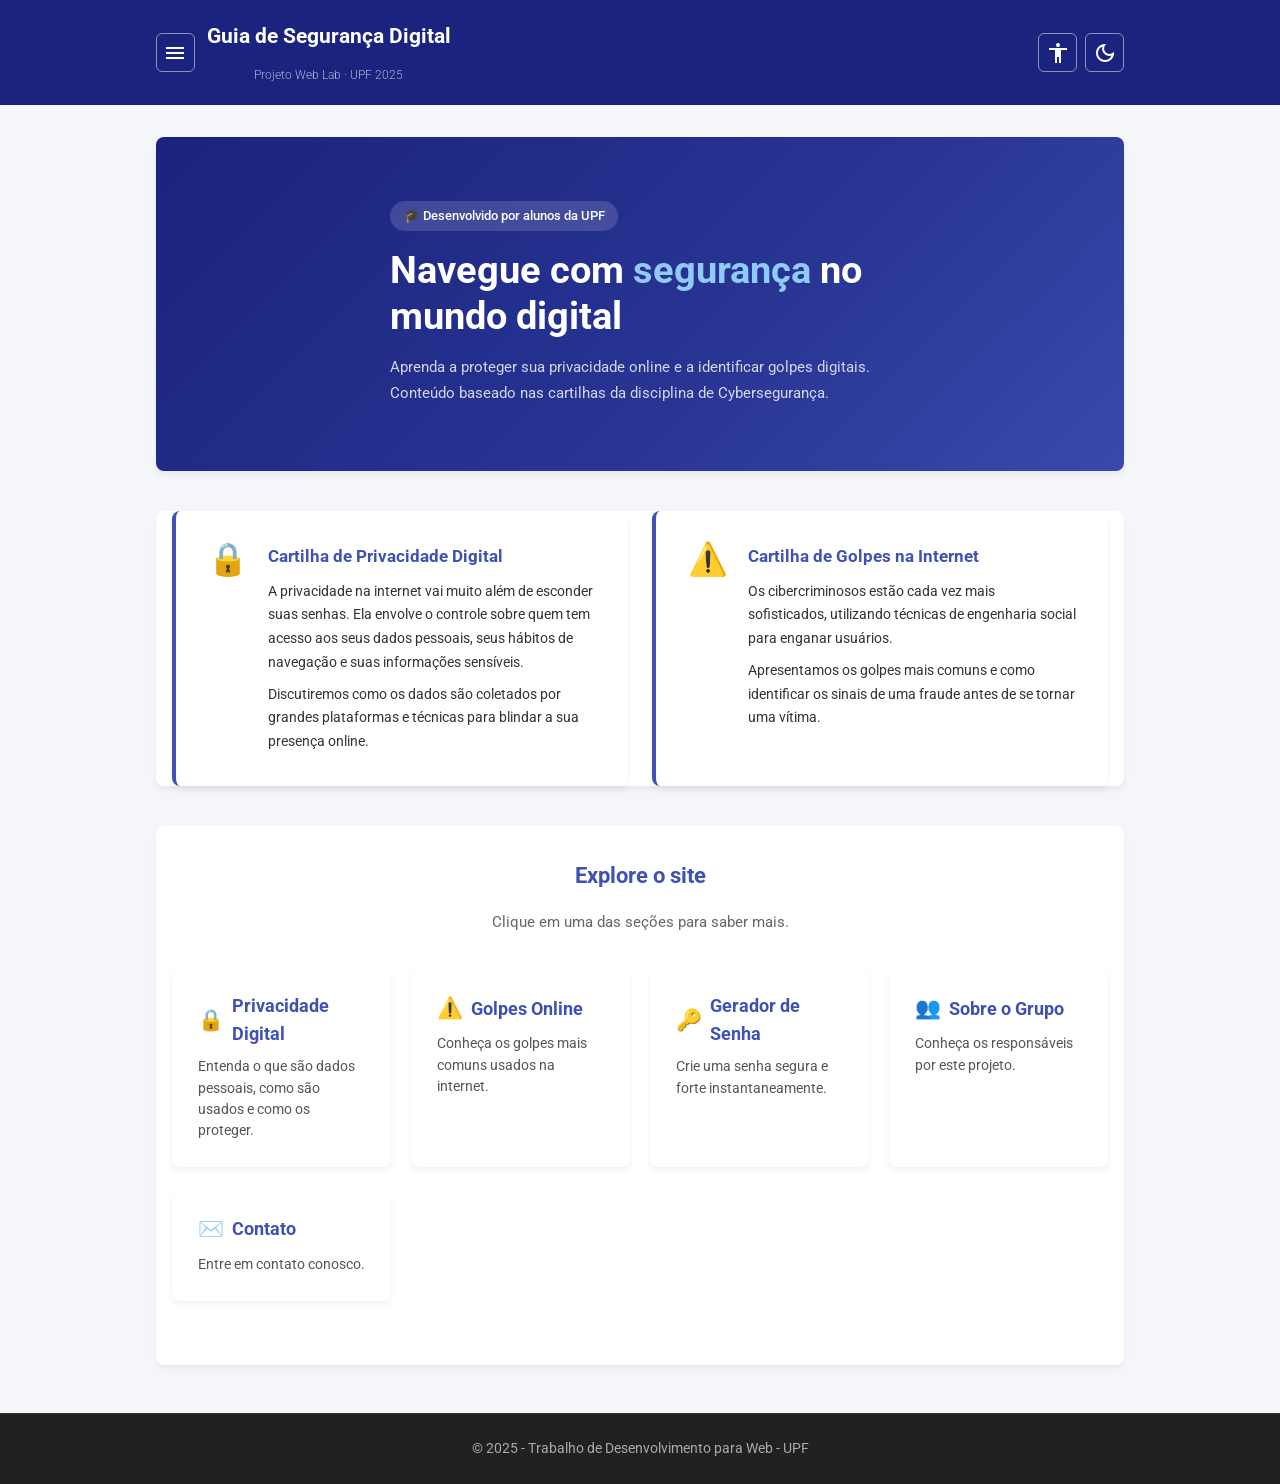
<file: index.html>
<!DOCTYPE html>
<html lang="pt-BR">
<head>
    <meta charset="UTF-8">
    <meta name="viewport" content="width=device-width, initial-scale=1.0">
    <title>Segurança da Informação - Home</title>

    <link rel="preconnect" href="https://fonts.googleapis.com">
    <link rel="preconnect" href="https://fonts.gstatic.com" crossorigin>
    <link href="https://fonts.googleapis.com/css2?family=Roboto:wght@300;400;700&display=swap" rel="stylesheet">
    <link rel="stylesheet" href="https://fonts.googleapis.com/css2?family=Material+Symbols+Outlined:opsz,wght,FILL,GRAD@24,400,0,0" />

    <link rel="stylesheet" href="css/style.css">
    <link rel="stylesheet" href="css/home.css">
</head>
<body>

    <!-- SIDEBAR -->
    <div class="sidebar-overlay" id="sidebar-overlay" onclick="fecharSidebar()"></div>
    <aside class="sidebar" id="sidebar">
        <button class="sidebar-close" onclick="fecharSidebar()" title="Fechar menu">
            <span class="material-symbols-outlined">close</span>
        </button>
        <nav class="sidebar-nav">
            <a href="index.html">🏠 Home</a>
            <a href="content.html">🔒 Privacidade Digital</a>
            <a href="content2.html">⚠️ Golpes Online</a>
            <a href="seguranca.html">🔑 Gerador de Senha</a>
            <a href="sobre.html">👥 Sobre o Grupo</a>
            <a href="contato.html">✉️ Contato</a>
        </nav>
    </aside>

    <header>
        <div class="header-container">
            <div style="display:flex; align-items:center; gap:0.75rem;">
                <button class="btn-menu" id="btn-menu" onclick="abrirSidebar()" title="Menu">
                    <span class="material-symbols-outlined">menu</span>
                </button>
                <div class="header-logo">
                    <h1>Guia de Segurança Digital</h1>
                    <span class="header-sub">Projeto Web Lab · UPF 2025</span>
                </div>
            </div>
            <div class="controls">
                <button id="toggle-font" title="Alternar Tamanho da Fonte">
                    <span class="material-symbols-outlined">accessibility</span>
                </button>
                <button id="toggle-theme" title="Alternar Tema">
                    <span class="material-symbols-outlined" id="theme-icon">dark_mode</span>
                </button>
            </div>
        </div>
    </header>

    <main>

        <section class="hero-section">
            <div class="hero-content">
                <span class="hero-tag">🎓 Desenvolvido por alunos da UPF</span>
                <h2>Navegue com <span class="destaque">segurança</span> no mundo digital</h2>
                <p>Aprenda a proteger sua privacidade online e a identificar golpes digitais. Conteúdo baseado nas cartilhas da disciplina de Cybersegurança.</p>
            </div>
        </section>

        <section class="intro-section">
            <article class="cartilha-card">
                <div class="cartilha-icon">🔒</div>
                <div class="cartilha-text">
                    <h3>Cartilha de Privacidade Digital</h3>
                    <p>A privacidade na internet vai muito além de esconder suas senhas. Ela envolve o controle sobre quem tem acesso aos seus dados pessoais, seus hábitos de navegação e suas informações sensíveis.</p>
                    <p>Discutiremos como os dados são coletados por grandes plataformas e técnicas para blindar a sua presença online.</p>
                </div>
            </article>

            <article class="cartilha-card">
                <div class="cartilha-icon">⚠️</div>
                <div class="cartilha-text">
                    <h3>Cartilha de Golpes na Internet</h3>
                    <p>Os cibercriminosos estão cada vez mais sofisticados, utilizando técnicas de engenharia social para enganar usuários.</p>
                    <p>Apresentamos os golpes mais comuns e como identificar os sinais de uma fraude antes de se tornar uma vítima.</p>
                </div>
            </article>
        </section>

        <section class="sobre-temas">
            <div class="container">
                <div class="section-header">
                    <h2>Explore o site</h2>
                    <p>Clique em uma das seções para saber mais.</p>
                </div>
                <div class="cards-grid">

                    <div class="card">
                        <h3><span class="card-emoji">🔒</span> <a href="content.html">Privacidade Digital</a></h3>
                        <p class="card-desc">Entenda o que são dados pessoais, como são usados e como os proteger.</p>
                    </div>

                    <div class="card">
                        <h3><span class="card-emoji">⚠️</span> <a href="content2.html">Golpes Online</a></h3>
                        <p class="card-desc">Conheça os golpes mais comuns usados na internet.</p>
                    </div>

                    <div class="card">
                        <h3><span class="card-emoji">🔑</span> <a href="seguranca.html">Gerador de Senha</a></h3>
                        <p class="card-desc">Crie uma senha segura e forte instantaneamente.</p>
                    </div>

                    <div class="card">
                        <h3><span class="card-emoji">👥</span> <a href="sobre.html">Sobre o Grupo</a></h3>
                        <p class="card-desc">Conheça os responsáveis por este projeto.</p>
                    </div>

                    <div class="card">
                        <h3><span class="card-emoji">✉️</span> <a href="contato.html">Contato</a></h3>
                        <p class="card-desc">Entre em contato conosco.</p>
                    </div>

                </div>
            </div>
        </section>

    </main>

    <footer>
        <p>&copy; 2025 - Trabalho de Desenvolvimento para Web - UPF</p>
    </footer>

    <script src="js/script.js"></script>
</body>
</html>
</file>
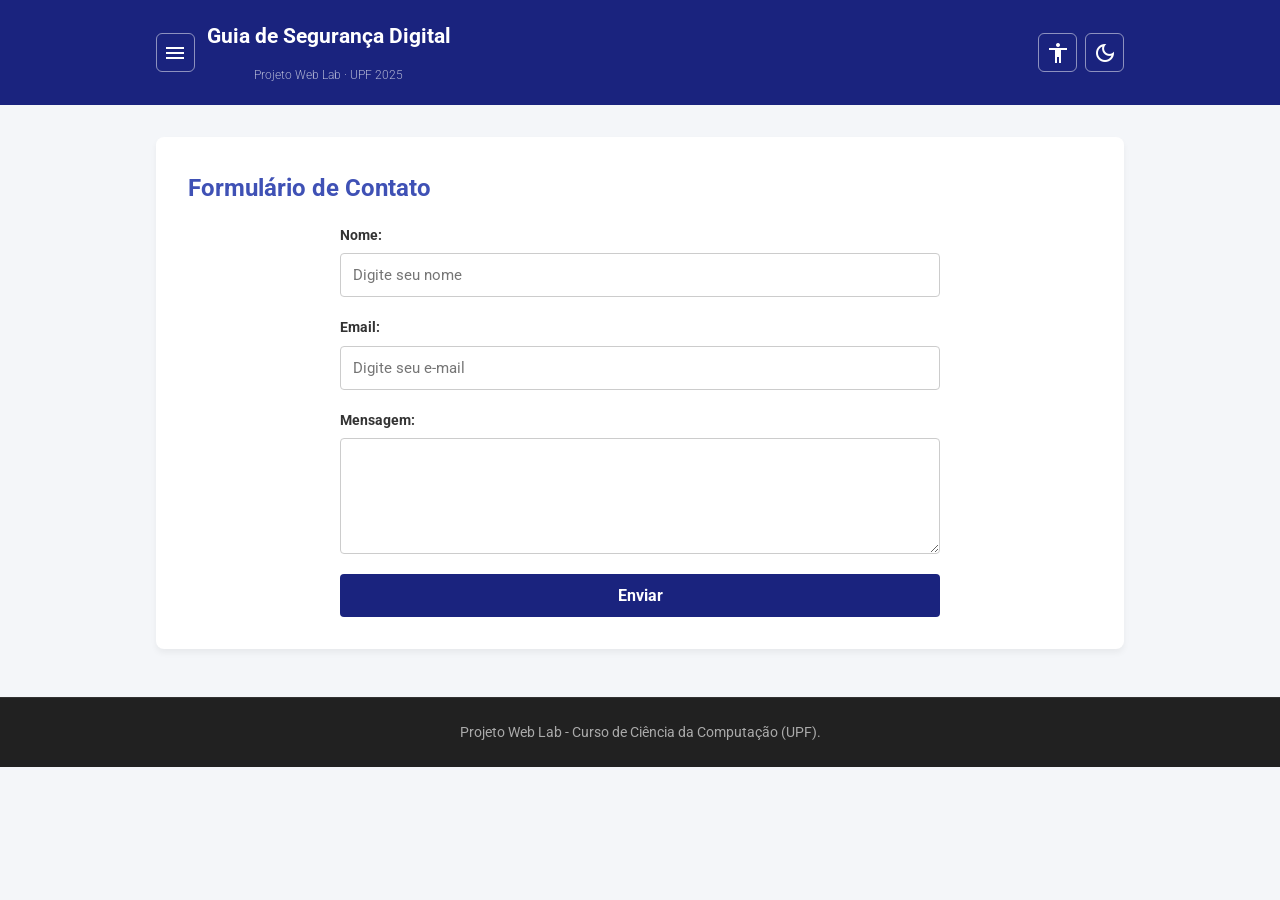
<file: contato.html>
<!DOCTYPE html>
<html lang="pt-BR">
<head>
    <meta charset="UTF-8">
    <meta name="viewport" content="width=device-width, initial-scale=1.0">
    <title>Contato</title>
    <link rel="preconnect" href="https://fonts.googleapis.com">
    <link href="https://fonts.googleapis.com/css2?family=Roboto:wght@300;400;700&display=swap" rel="stylesheet">
    <link rel="stylesheet" href="https://fonts.googleapis.com/css2?family=Material+Symbols+Outlined:opsz,wght,FILL,GRAD@24,400,0,0" />
    <link rel="stylesheet" href="css/style.css">
    <link rel="stylesheet" href="css/home.css">
</head>
<body>

    <div class="sidebar-overlay" id="sidebar-overlay" onclick="fecharSidebar()"></div>
    <aside class="sidebar" id="sidebar">
        <button class="sidebar-close" onclick="fecharSidebar()">
            <span class="material-symbols-outlined">close</span>
        </button>
        <nav class="sidebar-nav">
            <a href="index.html">🏠 Home</a>
            <a href="content.html">🔒 Privacidade Digital</a>
            <a href="content2.html">⚠️ Golpes Online</a>
            <a href="seguranca.html">🔑 Gerador de Senha</a>
            <a href="sobre.html">👥 Sobre o Grupo</a>
            <a href="contato.html">✉️ Contato</a>
        </nav>
    </aside>

    <header>
        <div class="header-container">
            <div style="display:flex; align-items:center; gap:0.75rem;">
                <button class="btn-menu" onclick="abrirSidebar()" title="Menu">
                    <span class="material-symbols-outlined">menu</span>
                </button>
                <div class="header-logo">
                    <h1>Guia de Segurança Digital</h1>
                    <span class="header-sub">Projeto Web Lab · UPF 2025</span>
                </div>
            </div>
            <div class="controls">
                <button id="toggle-font" title="Alternar Tamanho da Fonte">
                    <span class="material-symbols-outlined">accessibility</span>
                </button>
                <button id="toggle-theme" title="Alternar Tema">
                    <span class="material-symbols-outlined" id="theme-icon">dark_mode</span>
                </button>
            </div>
        </div>
    </header>

    <main>
        <section>
            <h2>Formulário de Contato</h2>
            <form class="form-contato" onsubmit="enviar(); return false;">
                <div class="form-grupo">
                    <label for="nome">Nome:</label>
                    <input type="text" id="nome" placeholder="Digite seu nome">
                </div>
                <div class="form-grupo">
                    <label for="email">Email:</label>
                    <input type="email" id="email" placeholder="Digite seu e-mail">
                </div>
                <div class="form-grupo">
                    <label for="mensagem">Mensagem:</label>
                    <textarea id="mensagem" rows="5"></textarea>
                </div>
                <button class="btn-enviar" type="submit">Enviar</button>
            </form>
        </section>
    </main>

    <footer>
        <p>Projeto Web Lab - Curso de Ciência da Computação (UPF).</p>
    </footer>

    <script src="./js/script.js"></script>
</body>
</html>
</file>
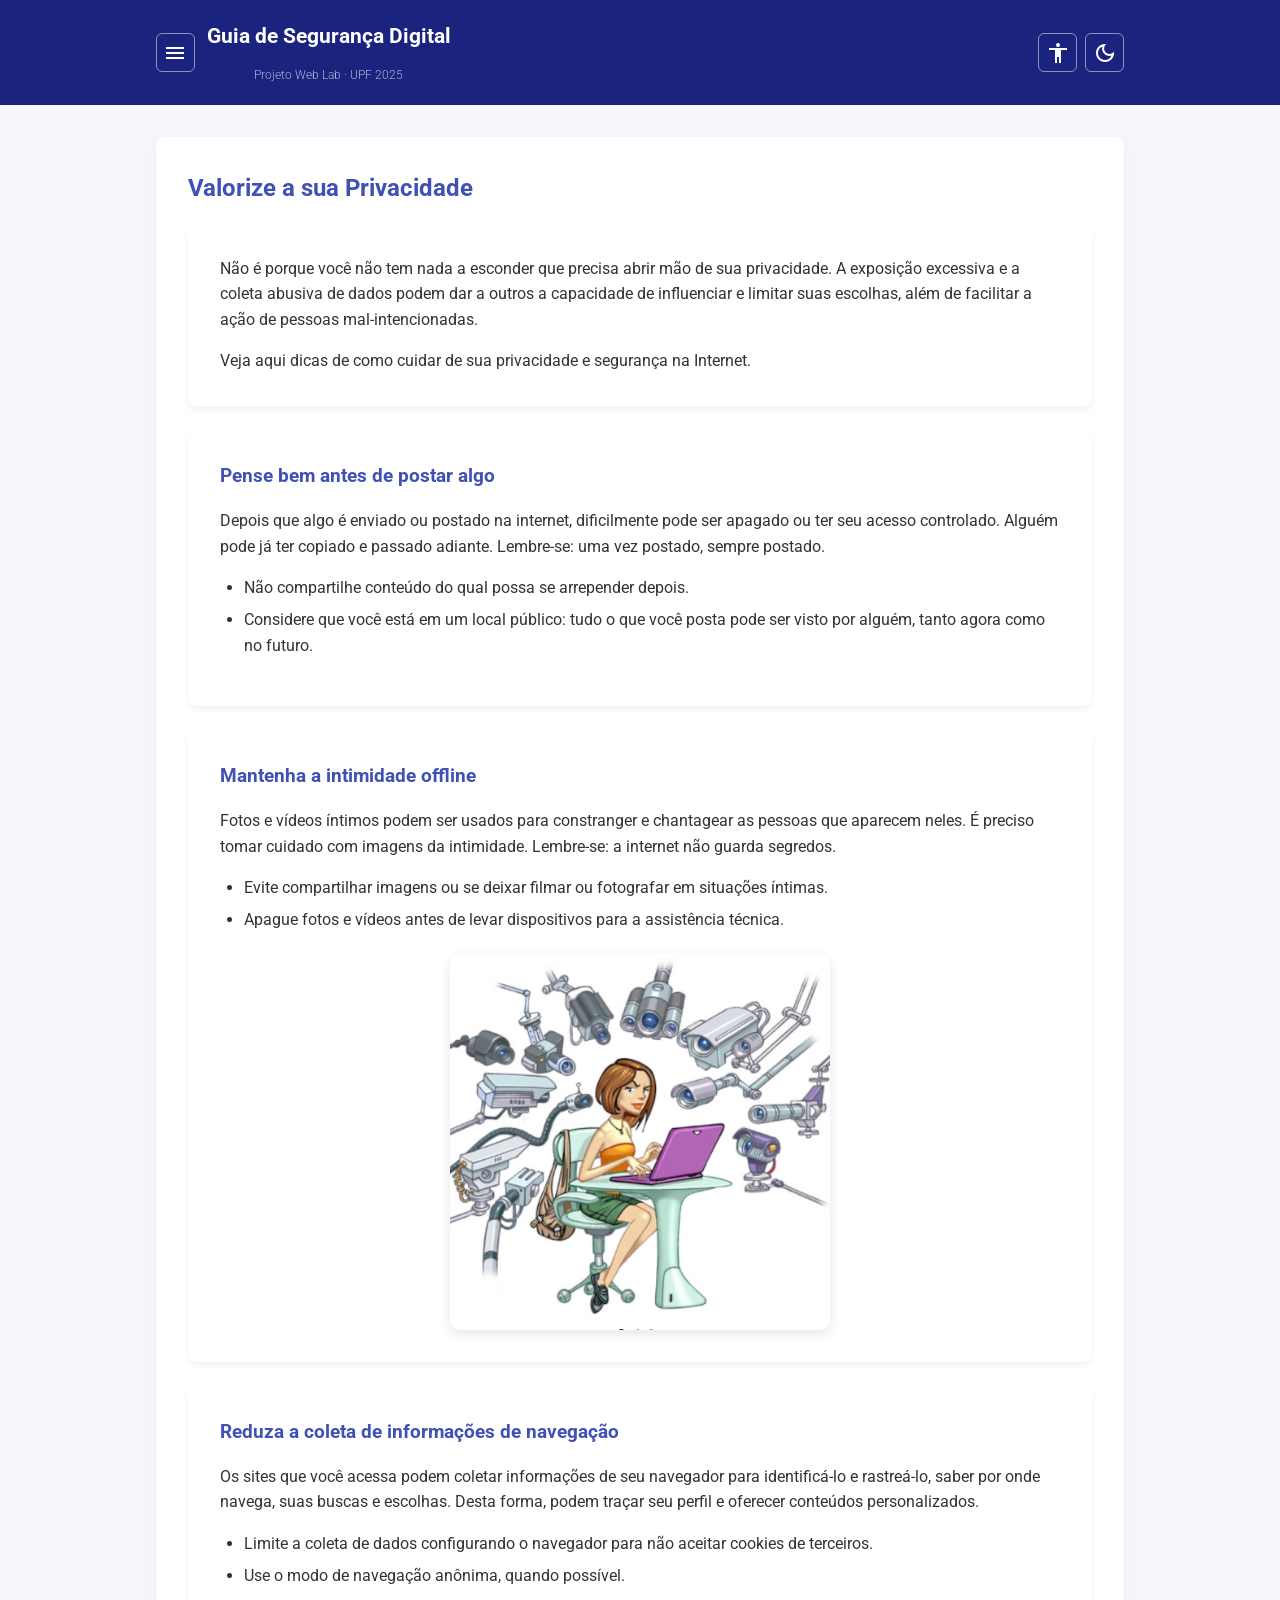
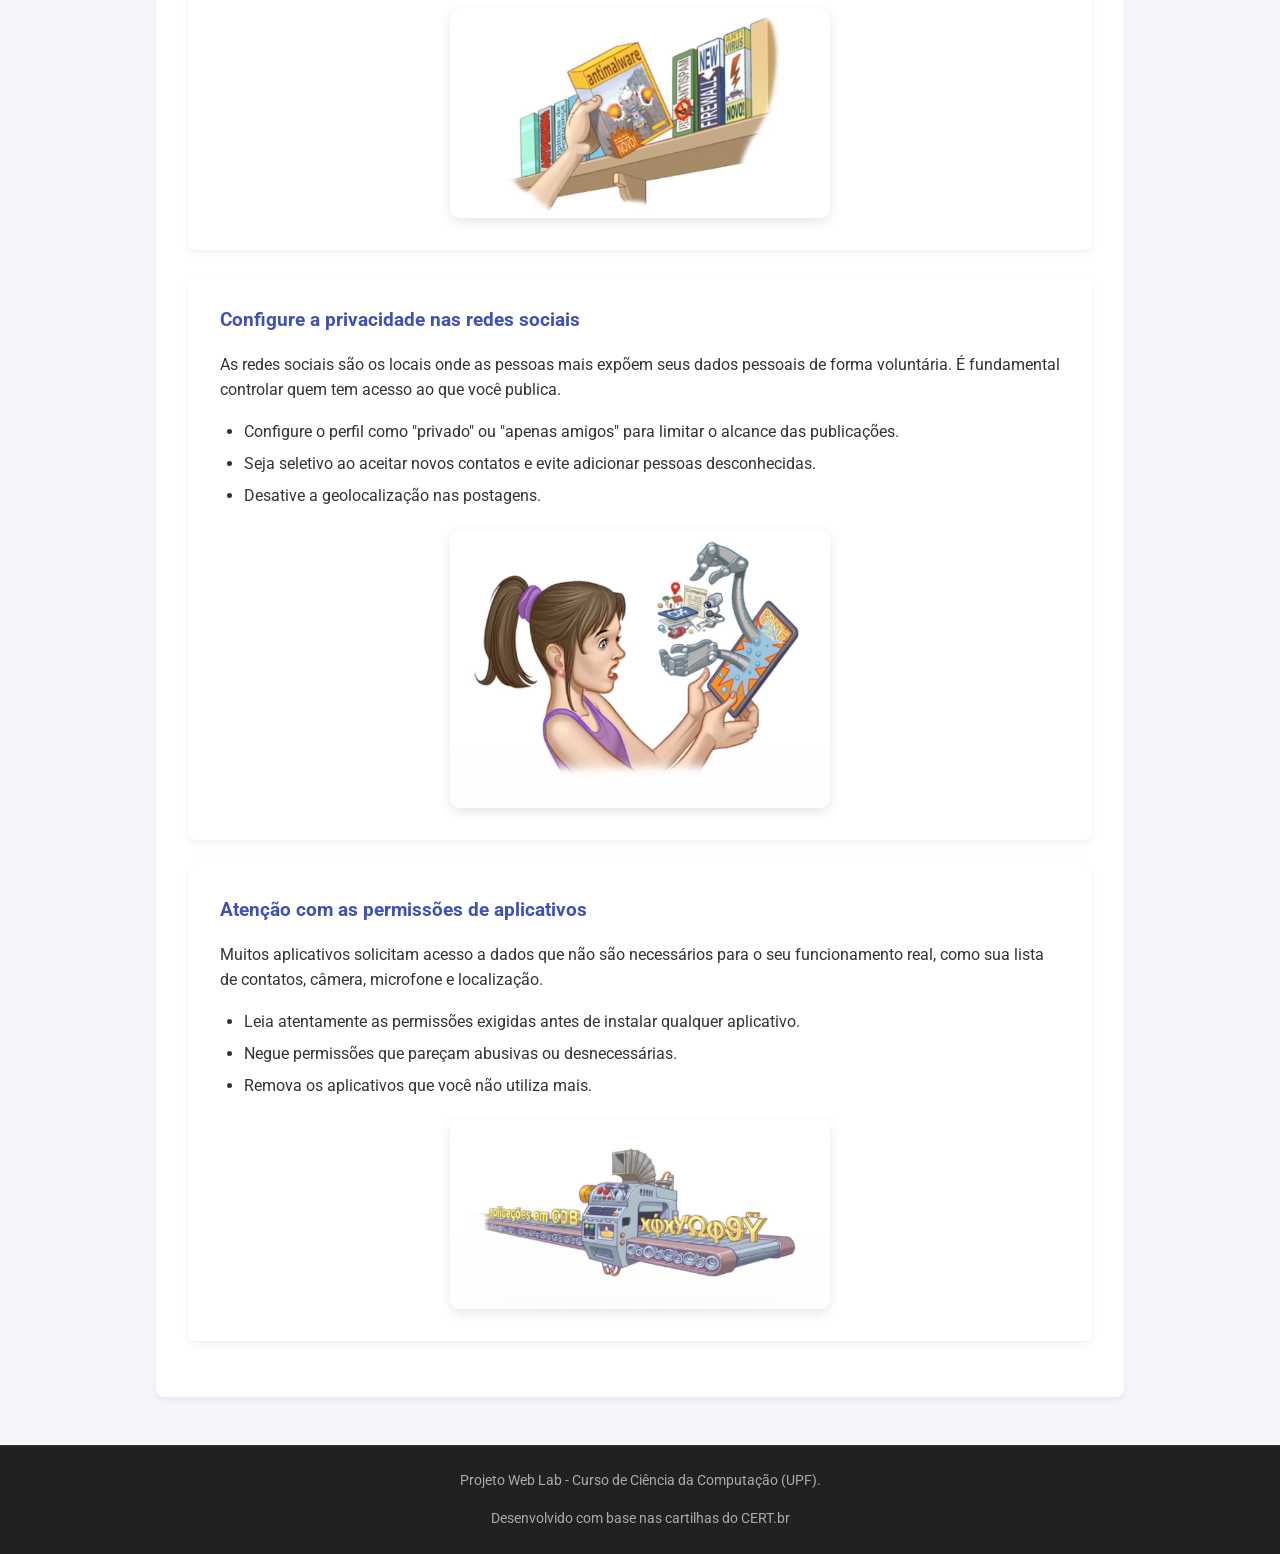
<file: content.html>
<!DOCTYPE html>
<html lang="pt-BR">
<head>
    <meta charset="UTF-8">
    <meta name="viewport" content="width=device-width, initial-scale=1.0">
    <title>Cartilha de Privacidade</title>
    <link rel="preconnect" href="https://fonts.googleapis.com">
    <link href="https://fonts.googleapis.com/css2?family=Roboto:wght@300;400;700&display=swap" rel="stylesheet">
    <link rel="stylesheet" href="https://fonts.googleapis.com/css2?family=Material+Symbols+Outlined:opsz,wght,FILL,GRAD@24,400,0,0" />
    <link rel="stylesheet" href="css/style.css">
    <link rel="stylesheet" href="css/home.css">
</head>
<body>

    <div class="sidebar-overlay" id="sidebar-overlay" onclick="fecharSidebar()"></div>
    <aside class="sidebar" id="sidebar">
        <button class="sidebar-close" onclick="fecharSidebar()">
            <span class="material-symbols-outlined">close</span>
        </button>
        <nav class="sidebar-nav">
            <a href="index.html">🏠 Home</a>
            <a href="content.html">🔒 Privacidade Digital</a>
            <a href="content2.html">⚠️ Golpes Online</a>
            <a href="seguranca.html">🔑 Gerador de Senha</a>
            <a href="sobre.html">👥 Sobre o Grupo</a>
            <a href="contato.html">✉️ Contato</a>
        </nav>
    </aside>

    <header>
        <div class="header-container">
            <div style="display:flex; align-items:center; gap:0.75rem;">
                <button class="btn-menu" onclick="abrirSidebar()" title="Menu">
                    <span class="material-symbols-outlined">menu</span>
                </button>
                <div class="header-logo">
                    <h1>Guia de Segurança Digital</h1>
                    <span class="header-sub">Projeto Web Lab · UPF 2025</span>
                </div>
            </div>
            <div class="controls">
                <button id="toggle-font" title="Alternar Tamanho da Fonte">
                    <span class="material-symbols-outlined">accessibility</span>
                </button>
                <button id="toggle-theme" title="Alternar Tema">
                    <span class="material-symbols-outlined" id="theme-icon">dark_mode</span>
                </button>
            </div>
        </div>
    </header>

    <main>
        <section>
            <h2>Valorize a sua Privacidade</h2>

            <article>
                <p>Não é porque você não tem nada a esconder que precisa abrir mão de sua privacidade. A exposição excessiva e a coleta abusiva de dados podem dar a outros a capacidade de influenciar e limitar suas escolhas, além de facilitar a ação de pessoas mal-intencionadas.</p>
                <p>Veja aqui dicas de como cuidar de sua privacidade e segurança na Internet.</p>
            </article>

            <article>
                <h3>Pense bem antes de postar algo</h3>
                <p>Depois que algo é enviado ou postado na internet, dificilmente pode ser apagado ou ter seu acesso controlado. Alguém pode já ter copiado e passado adiante. Lembre-se: uma vez postado, sempre postado.</p>
                <ul>
                    <li>Não compartilhe conteúdo do qual possa se arrepender depois.</li>
                    <li>Considere que você está em um local público: tudo o que você posta pode ser visto por alguém, tanto agora como no futuro.</li>
                </ul>
            </article>

            <article>
                <h3>Mantenha a intimidade offline</h3>
                <p>Fotos e vídeos íntimos podem ser usados para constranger e chantagear as pessoas que aparecem neles. É preciso tomar cuidado com imagens da intimidade. Lembre-se: a internet não guarda segredos.</p>
                <ul>
                    <li>Evite compartilhar imagens ou se deixar filmar ou fotografar em situações íntimas.</li>
                    <li>Apague fotos e vídeos antes de levar dispositivos para a assistência técnica.</li>
                </ul>
                <img src="assets/privacidade-img1.png" alt="Ilustração sobre privacidade">
            </article>

            <article>
                <h3>Reduza a coleta de informações de navegação</h3>
                <p>Os sites que você acessa podem coletar informações de seu navegador para identificá-lo e rastreá-lo, saber por onde navega, suas buscas e escolhas. Desta forma, podem traçar seu perfil e oferecer conteúdos personalizados.</p>
                <ul>
                    <li>Limite a coleta de dados configurando o navegador para não aceitar cookies de terceiros.</li>
                    <li>Use o modo de navegação anônima, quando possível.</li>
                </ul>
                <img src="assets/privacidade-img4.png" alt="Ilustração sobre rastreamento">
            </article>

            <article>
                <h3>Configure a privacidade nas redes sociais</h3>
                <p>As redes sociais são os locais onde as pessoas mais expõem seus dados pessoais de forma voluntária. É fundamental controlar quem tem acesso ao que você publica.</p>
                <ul>
                    <li>Configure o perfil como "privado" ou "apenas amigos" para limitar o alcance das publicações.</li>
                    <li>Seja seletivo ao aceitar novos contatos e evite adicionar pessoas desconhecidas.</li>
                    <li>Desative a geolocalização nas postagens.</li>
                </ul>
                <img src="assets/privacidade-img3.png" alt="Ilustração sobre redes sociais">
            </article>

            <article>
                <h3>Atenção com as permissões de aplicativos</h3>
                <p>Muitos aplicativos solicitam acesso a dados que não são necessários para o seu funcionamento real, como sua lista de contatos, câmera, microfone e localização.</p>
                <ul>
                    <li>Leia atentamente as permissões exigidas antes de instalar qualquer aplicativo.</li>
                    <li>Negue permissões que pareçam abusivas ou desnecessárias.</li>
                    <li>Remova os aplicativos que você não utiliza mais.</li>
                </ul>
                <img src="assets/privacidade-img2.png" alt="Ilustração sobre permissões de apps">
            </article>
        </section>
    </main>

    <footer>
        <p>Projeto Web Lab - Curso de Ciência da Computação (UPF).</p>
        <p>Desenvolvido com base nas cartilhas do CERT.br</p>
    </footer>

    <script src="js/script.js"></script>

</body>
</html>
</file>
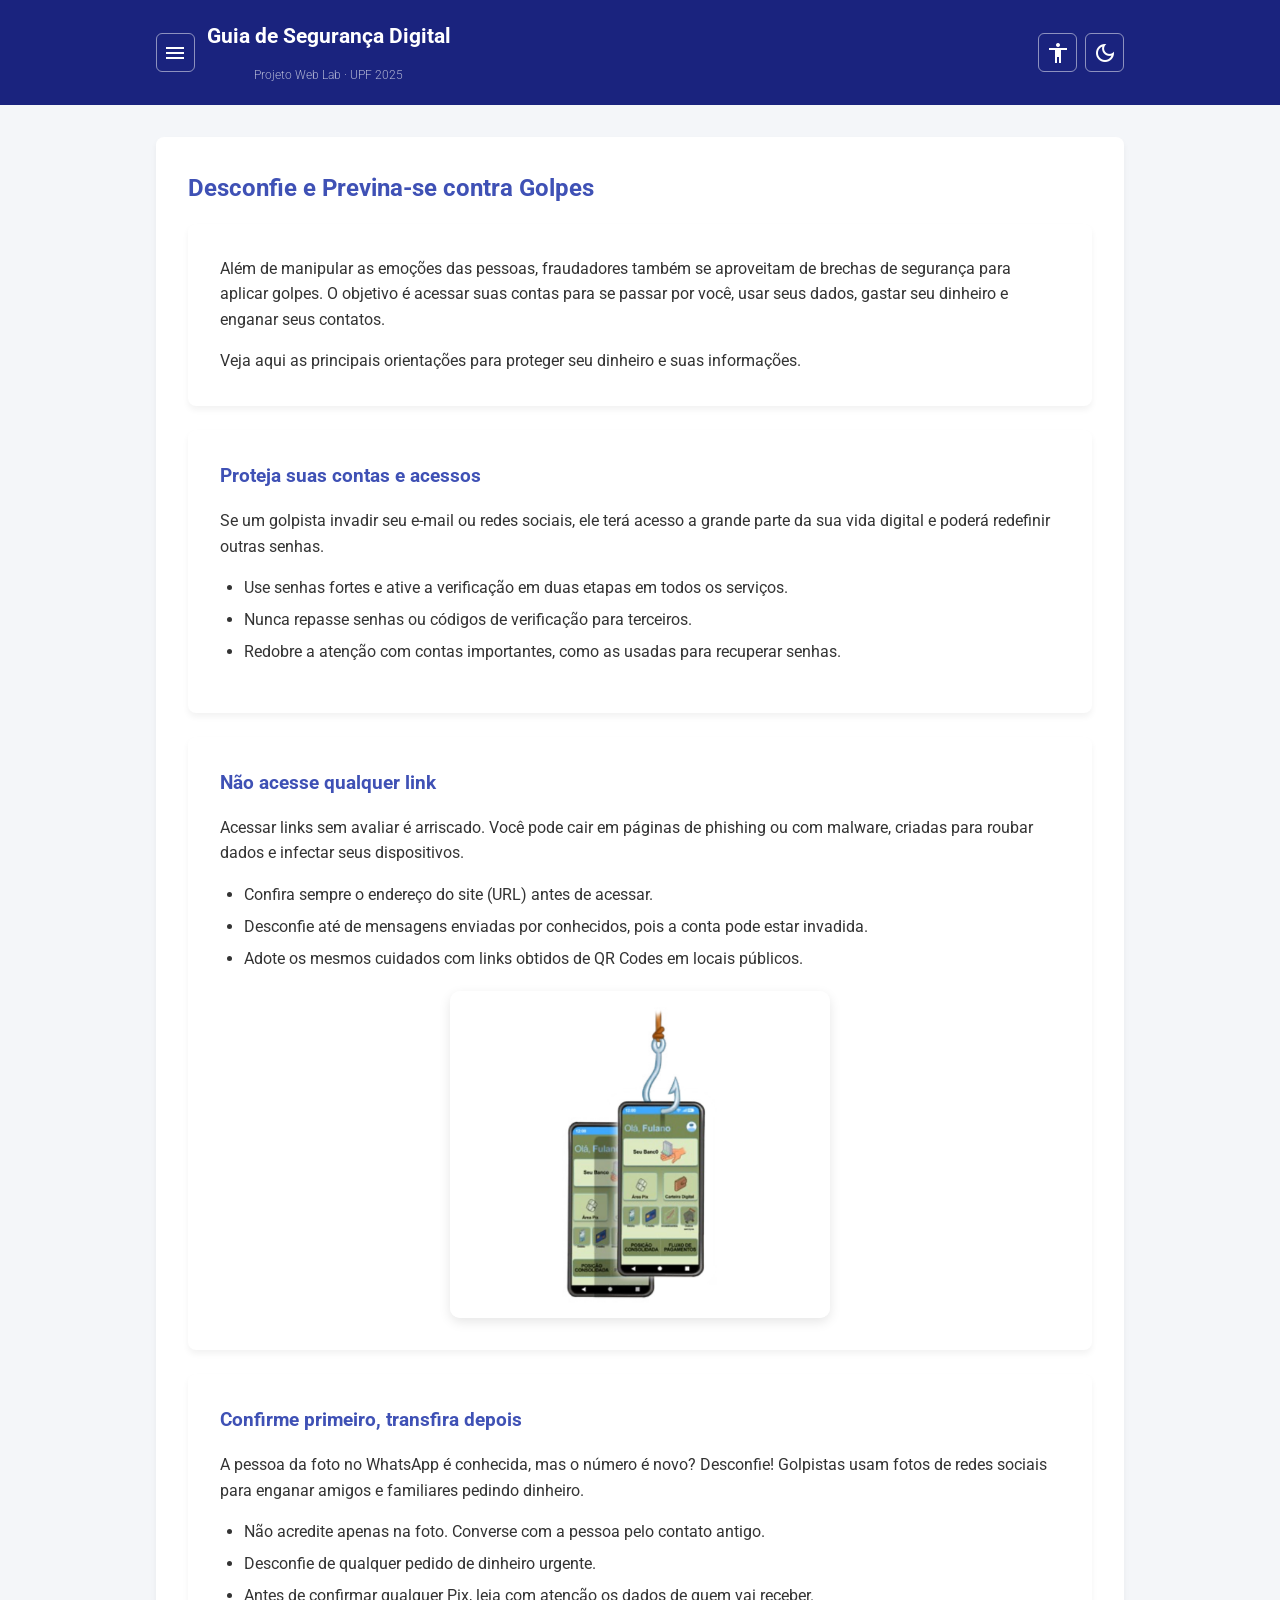
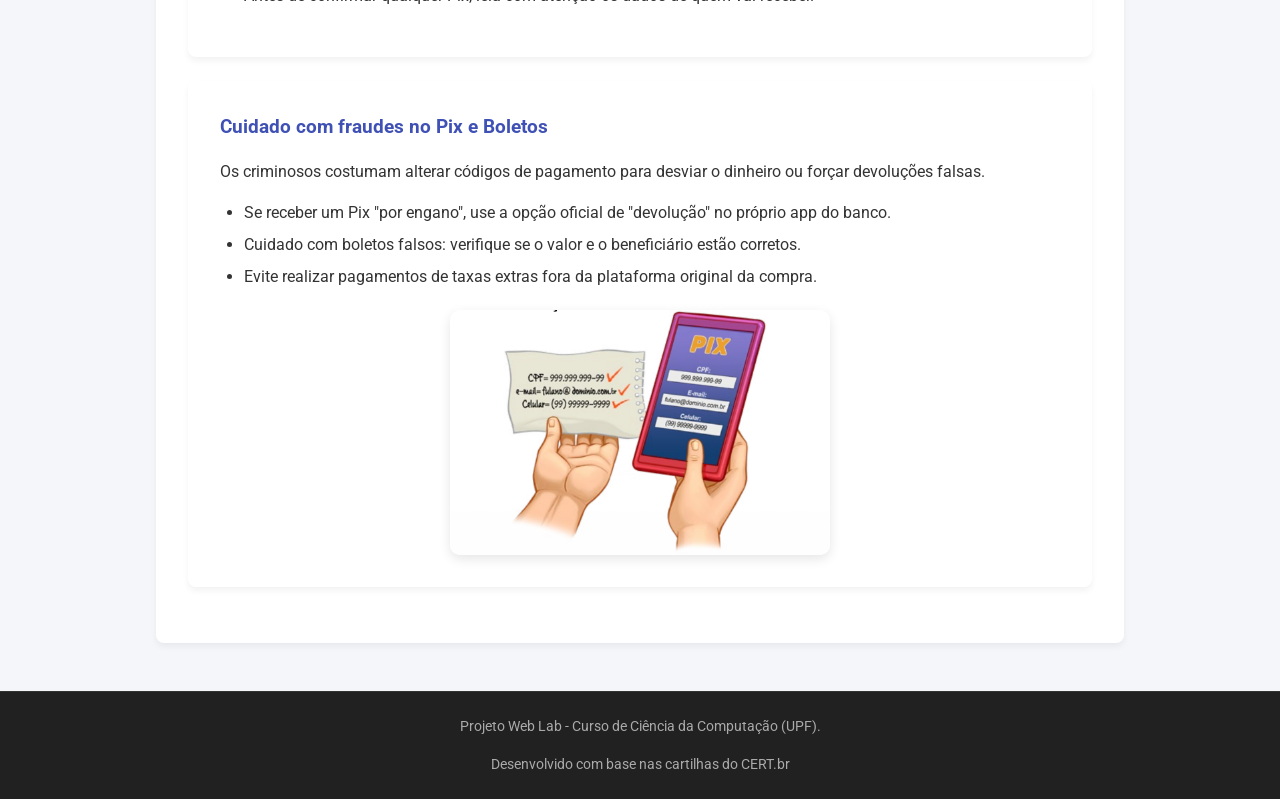
<file: content2.html>
<!DOCTYPE html>
<html lang="pt-BR">
<head>
    <meta charset="UTF-8">
    <meta name="viewport" content="width=device-width, initial-scale=1.0">
    <title>Cartilha: Evite Fraudes</title>
    <link rel="preconnect" href="https://fonts.googleapis.com">
    <link href="https://fonts.googleapis.com/css2?family=Roboto:wght@300;400;700&display=swap" rel="stylesheet">
    <link rel="stylesheet" href="https://fonts.googleapis.com/css2?family=Material+Symbols+Outlined:opsz,wght,FILL,GRAD@24,400,0,0" />
    <link rel="stylesheet" href="css/style.css">
    <link rel="stylesheet" href="css/home.css">
</head>
<body>

    <div class="sidebar-overlay" id="sidebar-overlay" onclick="fecharSidebar()"></div>
    <aside class="sidebar" id="sidebar">
        <button class="sidebar-close" onclick="fecharSidebar()">
            <span class="material-symbols-outlined">close</span>
        </button>
        <nav class="sidebar-nav">
            <a href="index.html">🏠 Home</a>
            <a href="content.html">🔒 Privacidade Digital</a>
            <a href="content2.html">⚠️ Golpes Online</a>
            <a href="seguranca.html">🔑 Gerador de Senha</a>
            <a href="sobre.html">👥 Sobre o Grupo</a>
            <a href="contato.html">✉️ Contato</a>
        </nav>
    </aside>

    <header>
        <div class="header-container">
            <div style="display:flex; align-items:center; gap:0.75rem;">
                <button class="btn-menu" onclick="abrirSidebar()" title="Menu">
                    <span class="material-symbols-outlined">menu</span>
                </button>
                <div class="header-logo">
                    <h1>Guia de Segurança Digital</h1>
                    <span class="header-sub">Projeto Web Lab · UPF 2025</span>
                </div>
            </div>
            <div class="controls">
                <button id="toggle-font" title="Alternar Tamanho da Fonte">
                    <span class="material-symbols-outlined">accessibility</span>
                </button>
                <button id="toggle-theme" title="Alternar Tema">
                    <span class="material-symbols-outlined" id="theme-icon">dark_mode</span>
                </button>
            </div>
        </div>
    </header>

    <main>
        <section>
            <h2>Desconfie e Previna-se contra Golpes</h2>

            <article>
                <p>Além de manipular as emoções das pessoas, fraudadores também se aproveitam de brechas de segurança para aplicar golpes. O objetivo é acessar suas contas para se passar por você, usar seus dados, gastar seu dinheiro e enganar seus contatos.</p>
                <p>Veja aqui as principais orientações para proteger seu dinheiro e suas informações.</p>
            </article>

            <article>
                <h3>Proteja suas contas e acessos</h3>
                <p>Se um golpista invadir seu e-mail ou redes sociais, ele terá acesso a grande parte da sua vida digital e poderá redefinir outras senhas.</p>
                <ul>
                    <li>Use senhas fortes e ative a verificação em duas etapas em todos os serviços.</li>
                    <li>Nunca repasse senhas ou códigos de verificação para terceiros.</li>
                    <li>Redobre a atenção com contas importantes, como as usadas para recuperar senhas.</li>
                </ul>
            </article>

            <article>
                <h3>Não acesse qualquer link</h3>
                <p>Acessar links sem avaliar é arriscado. Você pode cair em páginas de phishing ou com malware, criadas para roubar dados e infectar seus dispositivos.</p>
                <ul>
                    <li>Confira sempre o endereço do site (URL) antes de acessar.</li>
                    <li>Desconfie até de mensagens enviadas por conhecidos, pois a conta pode estar invadida.</li>
                    <li>Adote os mesmos cuidados com links obtidos de QR Codes em locais públicos.</li>
                </ul>
                <img src="assets/fraudes-img1.png" alt="Ilustração sobre phishing">
            </article>

            <article>
                <h3>Confirme primeiro, transfira depois</h3>
                <p>A pessoa da foto no WhatsApp é conhecida, mas o número é novo? Desconfie! Golpistas usam fotos de redes sociais para enganar amigos e familiares pedindo dinheiro.</p>
                <ul>
                    <li>Não acredite apenas na foto. Converse com a pessoa pelo contato antigo.</li>
                    <li>Desconfie de qualquer pedido de dinheiro urgente.</li>
                    <li>Antes de confirmar qualquer Pix, leia com atenção os dados de quem vai receber.</li>
                </ul>
            </article>

            <article>
                <h3>Cuidado com fraudes no Pix e Boletos</h3>
                <p>Os criminosos costumam alterar códigos de pagamento para desviar o dinheiro ou forçar devoluções falsas.</p>
                <ul>
                    <li>Se receber um Pix "por engano", use a opção oficial de "devolução" no próprio app do banco.</li>
                    <li>Cuidado com boletos falsos: verifique se o valor e o beneficiário estão corretos.</li>
                    <li>Evite realizar pagamentos de taxas extras fora da plataforma original da compra.</li>
                </ul>
                <img src="assets/fraudes-img2.png" alt="Ilustração sobre golpe do Pix">
            </article>
        </section>
    </main>

    <footer>
        <p>Projeto Web Lab - Curso de Ciência da Computação (UPF).</p>
        <p>Desenvolvido com base nas cartilhas do CERT.br</p>
    </footer>

    <script src="js/script.js"></script>

</body>
</html>
</file>
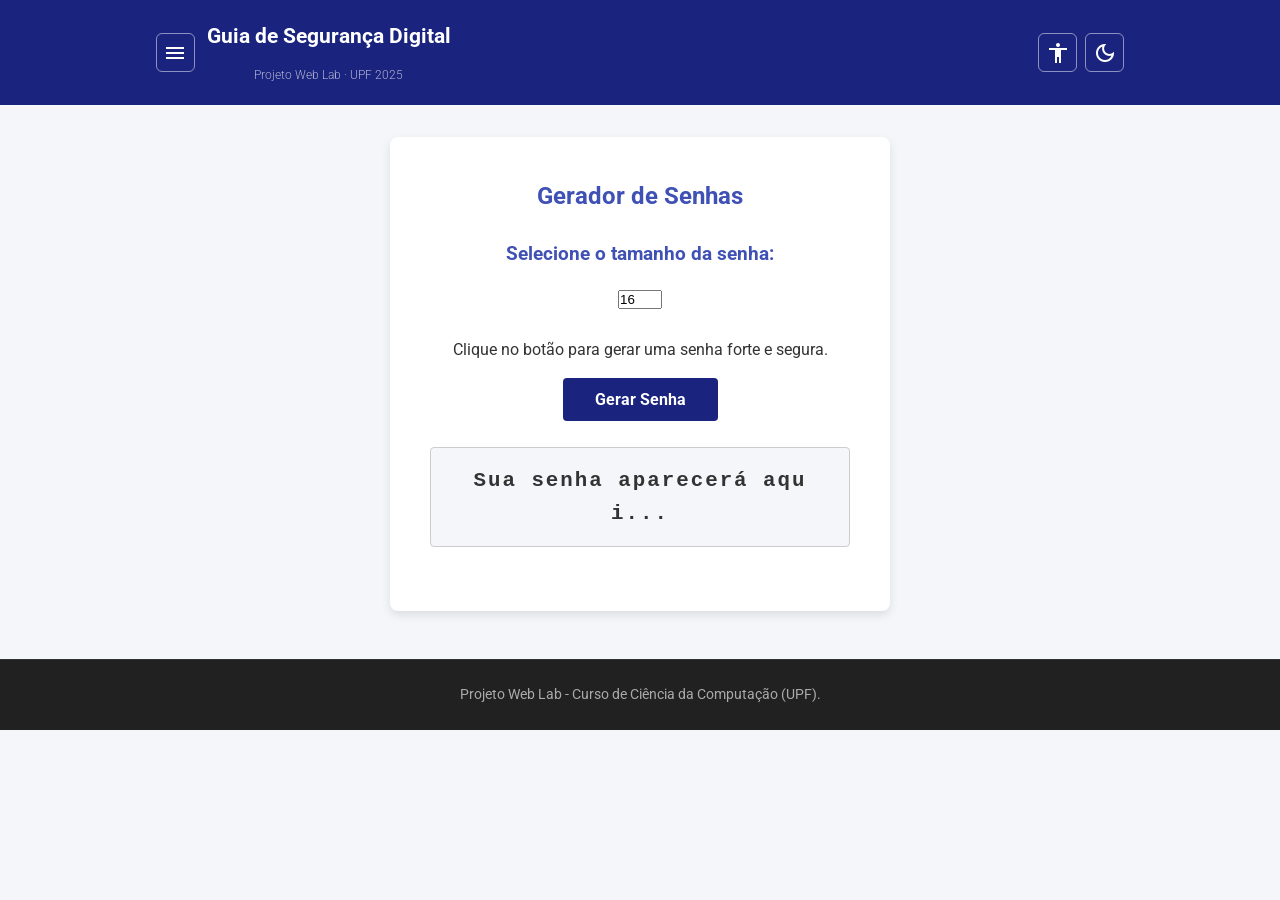
<file: seguranca.html>
<!DOCTYPE html>
<html lang="pt-BR">
<head>
    <meta charset="UTF-8">
    <meta name="viewport" content="width=device-width, initial-scale=1.0">
    <title>Gerador de Senhas</title>
    <link rel="preconnect" href="https://fonts.googleapis.com">
    <link href="https://fonts.googleapis.com/css2?family=Roboto:wght@300;400;700&display=swap" rel="stylesheet">
    <link rel="stylesheet" href="https://fonts.googleapis.com/css2?family=Material+Symbols+Outlined:opsz,wght,FILL,GRAD@24,400,0,0" />
    <link rel="stylesheet" href="css/style.css">
    <link rel="stylesheet" href="css/home.css">
</head>
<body>

    <div class="sidebar-overlay" id="sidebar-overlay" onclick="fecharSidebar()"></div>
    <aside class="sidebar" id="sidebar">
        <button class="sidebar-close" onclick="fecharSidebar()">
            <span class="material-symbols-outlined">close</span>
        </button>
        <nav class="sidebar-nav">
            <a href="index.html">🏠 Home</a>
            <a href="content.html">🔒 Privacidade Digital</a>
            <a href="content2.html">⚠️ Golpes Online</a>
            <a href="seguranca.html">🔑 Gerador de Senha</a>
            <a href="sobre.html">👥 Sobre o Grupo</a>
            <a href="contato.html">✉️ Contato</a>
        </nav>
    </aside>

    <header>
        <div class="header-container">
            <div style="display:flex; align-items:center; gap:0.75rem;">
                <button class="btn-menu" onclick="abrirSidebar()" title="Menu">
                    <span class="material-symbols-outlined">menu</span>
                </button>
                <div class="header-logo">
                    <h1>Guia de Segurança Digital</h1>
                    <span class="header-sub">Projeto Web Lab · UPF 2025</span>
                </div>
            </div>
            <div class="controls">
                <button id="toggle-font" title="Alternar Tamanho da Fonte">
                    <span class="material-symbols-outlined">accessibility</span>
                </button>
                <button id="toggle-theme" title="Alternar Tema">
                    <span class="material-symbols-outlined" id="theme-icon">dark_mode</span>
                </button>
            </div>
        </div>
    </header>

    <main>
        <div class="gerador-container">
            <h2>Gerador de Senhas</h2>
            <h3>Selecione o tamanho da senha:</h3>
            <input type="number" id="tamanho" value="16" min="8" max="32">
            <br><br>
            <p>Clique no botão para gerar uma senha forte e segura.</p>
            <button class="btn-gerar" onclick="gerarSenha()">Gerar Senha</button>
            <br><br>
            <div class="senha-display" id="senha-gerada">Sua senha aparecerá aqui...</div>
        </div>
    </main>

    <footer>
        <p>Projeto Web Lab - Curso de Ciência da Computação (UPF).</p>
    </footer>

    <script src="js/script.js"></script>
    <script src="js/seguranca.js"></script>
</html>
</file>
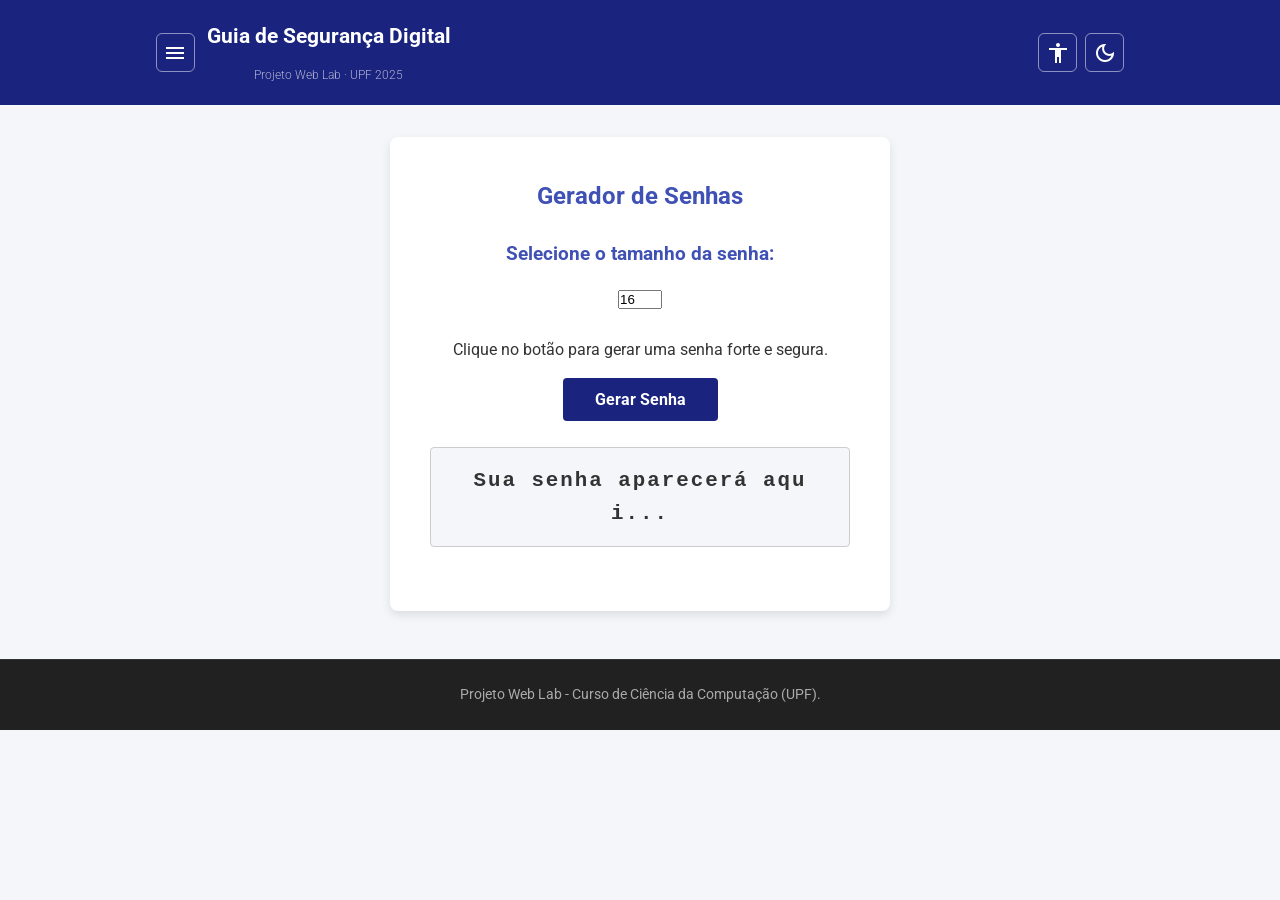
<file: segurança.html>
<!DOCTYPE html>
<html lang="pt-BR">
<head>
    <meta charset="UTF-8">
    <meta name="viewport" content="width=device-width, initial-scale=1.0">
    <title>Gerador de Senhas</title>
    <link rel="preconnect" href="https://fonts.googleapis.com">
    <link href="https://fonts.googleapis.com/css2?family=Roboto:wght@300;400;700&display=swap" rel="stylesheet">
    <link rel="stylesheet" href="https://fonts.googleapis.com/css2?family=Material+Symbols+Outlined:opsz,wght,FILL,GRAD@24,400,0,0" />
    <link rel="stylesheet" href="css/style.css">
    <link rel="stylesheet" href="css/home.css">
</head>
<body>

    <div class="sidebar-overlay" id="sidebar-overlay" onclick="fecharSidebar()"></div>
    <aside class="sidebar" id="sidebar">
        <button class="sidebar-close" onclick="fecharSidebar()">
            <span class="material-symbols-outlined">close</span>
        </button>
        <nav class="sidebar-nav">
            <a href="index.html">🏠 Home</a>
            <a href="content.html">🔒 Privacidade Digital</a>
            <a href="content2.html">⚠️ Golpes Online</a>
            <a href="segurança.html">🔑 Gerador de Senha</a>
            <a href="sobre.html">👥 Sobre o Grupo</a>
            <a href="contato.html">✉️ Contato</a>
        </nav>
    </aside>

    <header>
        <div class="header-container">
            <div style="display:flex; align-items:center; gap:0.75rem;">
                <button class="btn-menu" onclick="abrirSidebar()" title="Menu">
                    <span class="material-symbols-outlined">menu</span>
                </button>
                <div class="header-logo">
                    <h1>Guia de Segurança Digital</h1>
                    <span class="header-sub">Projeto Web Lab · UPF 2025</span>
                </div>
            </div>
            <div class="controls">
                <button id="toggle-font" title="Alternar Tamanho da Fonte">
                    <span class="material-symbols-outlined">accessibility</span>
                </button>
                <button id="toggle-theme" title="Alternar Tema">
                    <span class="material-symbols-outlined" id="theme-icon">dark_mode</span>
                </button>
            </div>
        </div>
    </header>

    <main>
        <div class="gerador-container">
            <h2>Gerador de Senhas</h2>
            <h3>Selecione o tamanho da senha:</h3>
            <input type="number" id="tamanho" value="16" min="8" max="32">
            <br><br>
            <p>Clique no botão para gerar uma senha forte e segura.</p>
            <button class="btn-gerar" onclick="gerarSenha()">Gerar Senha</button>
            <br><br>
            <div class="senha-display" id="senha-gerada">Sua senha aparecerá aqui...</div>
        </div>
    </main>

    <footer>
        <p>Projeto Web Lab - Curso de Ciência da Computação (UPF).</p>
    </footer>

    <script src="js/script.js"></script>
    <script src="js/segurança.js"></script>
</html>
</file>
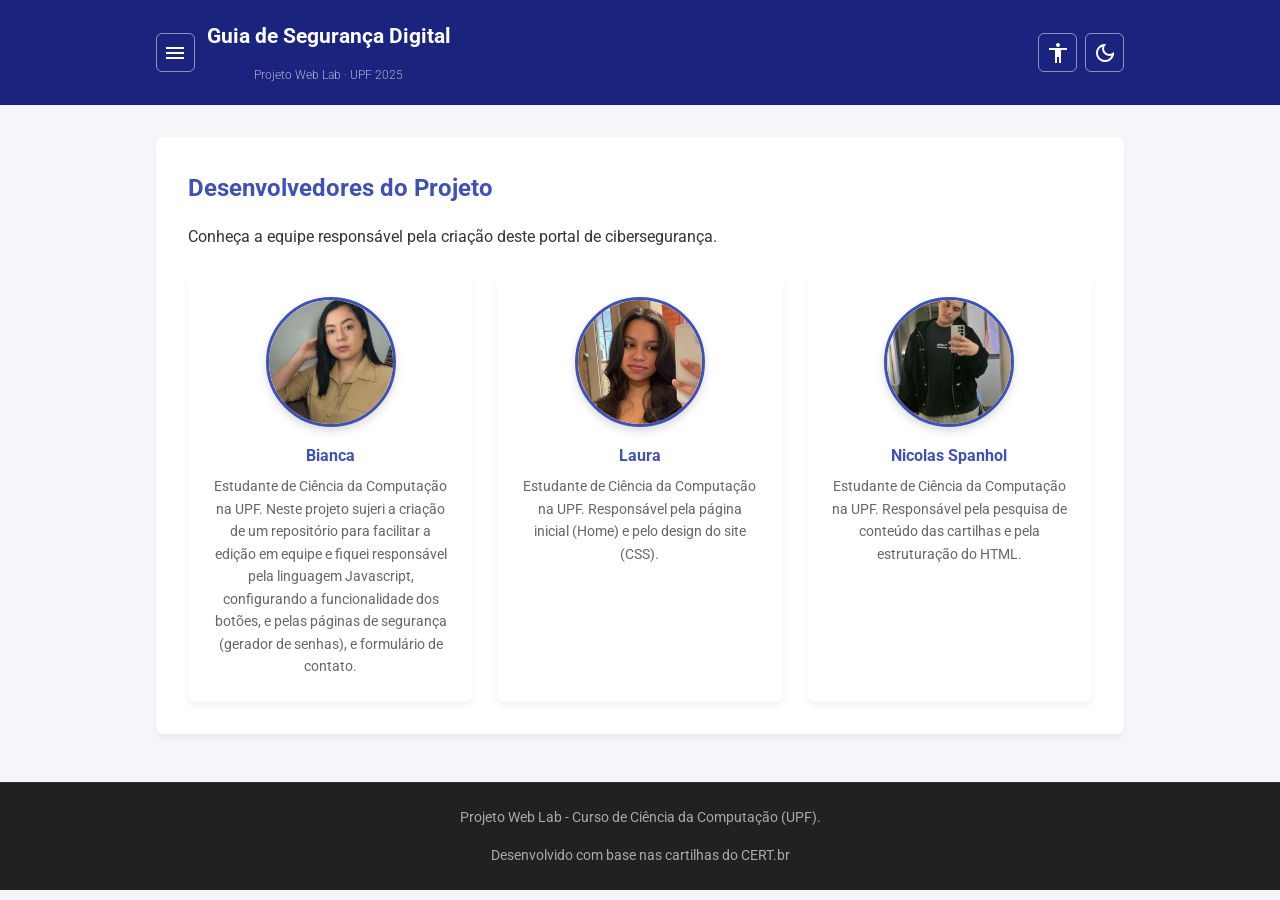
<file: sobre.html>
<!DOCTYPE html>
<html lang="pt-BR">
<head>
    <meta charset="UTF-8">
    <meta name="viewport" content="width=device-width, initial-scale=1.0">
    <title>Sobre o Grupo</title>
    <link rel="preconnect" href="https://fonts.googleapis.com">
    <link href="https://fonts.googleapis.com/css2?family=Roboto:wght@300;400;700&display=swap" rel="stylesheet">
    <link rel="stylesheet" href="https://fonts.googleapis.com/css2?family=Material+Symbols+Outlined:opsz,wght,FILL,GRAD@24,400,0,0" />
    <link rel="stylesheet" href="css/style.css">
    <link rel="stylesheet" href="css/home.css">
</head>
<body>

    <div class="sidebar-overlay" id="sidebar-overlay" onclick="fecharSidebar()"></div>
    <aside class="sidebar" id="sidebar">
        <button class="sidebar-close" onclick="fecharSidebar()">
            <span class="material-symbols-outlined">close</span>
        </button>
        <nav class="sidebar-nav">
            <a href="index.html">🏠 Home</a>
            <a href="content.html">🔒 Privacidade Digital</a>
            <a href="content2.html">⚠️ Golpes Online</a>
            <a href="seguranca.html">🔑 Gerador de Senha</a>
            <a href="sobre.html">👥 Sobre o Grupo</a>
            <a href="contato.html">✉️ Contato</a>
        </nav>
    </aside>

    <header>
        <div class="header-container">
            <div style="display:flex; align-items:center; gap:0.75rem;">
                <button class="btn-menu" onclick="abrirSidebar()" title="Menu">
                    <span class="material-symbols-outlined">menu</span>
                </button>
                <div class="header-logo">
                    <h1>Guia de Segurança Digital</h1>
                    <span class="header-sub">Projeto Web Lab · UPF 2025</span>
                </div>
            </div>
            <div class="controls">
                <button id="toggle-font" title="Alternar Tamanho da Fonte">
                    <span class="material-symbols-outlined">accessibility</span>
                </button>
                <button id="toggle-theme" title="Alternar Tema">
                    <span class="material-symbols-outlined" id="theme-icon">dark_mode</span>
                </button>
            </div>
        </div>
    </header>

    <main>
        <section>
            <h2>Desenvolvedores do Projeto</h2>
            <p>Conheça a equipe responsável pela criação deste portal de cibersegurança.</p>
 
            <div class="grupo-grid">
                <div class="membro-card">
                    <img src="assets/bianca.png" alt="Foto Bianca">
                    <h3>Bianca</h3>
                    <p>Estudante de Ciência da Computação na UPF. Neste projeto sujeri a criação de um repositório para facilitar a edição em equipe e fiquei responsável pela linguagem Javascript, configurando a funcionalidade dos botões, e pelas páginas de segurança (gerador de senhas), e formulário de contato.</p>
                </div>

                <div class="membro-card">
                    <img src="assets/Laura.jpeg" alt="Foto Laura">
                    <h3>Laura</h3>
                    <p>Estudante de Ciência da Computação na UPF. Responsável pela página inicial (Home) e pelo design do site (CSS).</p>
                </div>

                <div class="membro-card">
                    <img src="assets/nicolas.jpeg" alt="Foto Nicolas">
                    <h3>Nicolas Spanhol</h3>
                    <p>Estudante de Ciência da Computação na UPF. Responsável pela pesquisa de conteúdo das cartilhas e pela estruturação do HTML.</p>
                </div>

            </div>
        </section>
    </main>

    <footer>
        <p>Projeto Web Lab - Curso de Ciência da Computação (UPF).</p>
        <p>Desenvolvido com base nas cartilhas do CERT.br</p>
    </footer>

    <script src="js/script.js"></script>

</body>
</html>
</file>
<file: css/style.css>
/* ==========================================================================
   IMPORTAÇÃO DE FONTES
   ========================================================================== */
@import url('https://fonts.googleapis.com/css2?family=Roboto:wght@300;400;700&display=swap');

/* ==========================================================================
   1. VARIÁVEIS DE COR (TEMA CLARO)
   ========================================================================== */
:root {
    --bg-color:          #f4f6f9;
    --text-color:        #333333;
    --header-bg:         #1a237e;
    --header-text:       #ffffff;
    --nav-bg:            #283593;
    --nav-hover:         #3f51b5;
    --card-bg:           #ffffff;
    --card-text:         #333333;
    --card-hover-border: #3f51b5;
    --footer-bg:         #212121;
    --footer-text:       #aaaaaa;
    --input-border:      #cccccc;
    --accent:            #3f51b5;
    --transition:        0.3s;
}

/* ==========================================================================
   2. TEMA ESCURO
   ========================================================================== */
body.dark {
    background-color: #121212;
    color: #ffffff;
    --bg-color:          #121212;
    --text-color:        #ffffff;
    --header-bg:         #1f1f1f;
    --nav-bg:            #2d2d2d;
    --nav-hover:         #404040;
    --card-bg:           #1e1e1e;
    --card-text:         #ffffff;
    --card-hover-border: #9fa8da;
    --input-border:      #444444;
    --accent:            #9fa8da;
}

body.dark section,
body.dark article,
body.dark .membro-card,
body.dark .gerador-container {
    background-color: var(--card-bg);
    color: var(--card-text);
}

body.dark h2,
body.dark h3 {
    color: #9fa8da;
}

body.dark .card {
    background-color: var(--card-bg);
    color: var(--card-text);
}

body.dark .card-desc {
    color: var(--card-text);
}

body.dark .card-link {
    color: #9fa8da;
}

body.dark .form-grupo input,
body.dark .form-grupo textarea {
    background-color: #2d2d2d;
    color: #ffffff;
    border-color: var(--input-border);
}

body.dark .senha-display {
    background-color: #1a1a1a;
    color: #ffffff;
}

/* ==========================================================================
   3. ACESSIBILIDADE
   ========================================================================== */
html.large-font {
    /* Aumenta a base do projeto em 20%. Como tudo usa REM, tudo vai crescer junto! */
    font-size: 120%; 
}

/* ==========================================================================
   4. RESET E BASE
   ========================================================================== */
*, *::before, *::after {
    margin: 0;
    padding: 0;
    box-sizing: border-box;
}

html { 
    /* A base do REM começa aqui */
    font-size: 100%;
    scroll-behavior: smooth; 
    /* Esta transição cria um efeito de zoom super suave ao clicar no botão */
    transition: font-size 0.3s ease-in-out;
}

body {
    font-family: 'Roboto', sans-serif;
    background-color: var(--bg-color);
    color: var(--text-color);
    line-height: 1.6;
    transition: background-color var(--transition), color var(--transition);
}

a {
    color: var(--accent);
    text-decoration: none;
    transition: color var(--transition);
}

a:hover { color: var(--nav-hover); }

.container {
    max-width: 1000px;
    margin: 0 auto;
    padding: 0 1rem;
}

/* ==========================================================================
   5. MATERIAL SYMBOLS
   ========================================================================== */
.material-symbols-outlined {
    font-variation-settings: 'FILL' 0, 'wght' 400, 'GRAD' 0, 'opsz' 24;
}

/* ==========================================================================
   6. HEADER
   ========================================================================== */
header {
    background-color: var(--header-bg);
    color: var(--header-text);
    padding: 1.25rem 0;
    position: sticky;
    top: 0;
    z-index: 100;
    transition: background-color var(--transition);
}

.header-container {
    max-width: 1000px;
    margin: 0 auto;
    padding: 0 1rem;
    display: flex;
    justify-content: space-between;
    align-items: center;
}

.header-logo { display: flex; flex-direction: column; }

.header-logo h1 {
    font-size: 1.2rem;
    font-weight: 700;
    color: var(--header-text);
    margin-bottom: 0;
}

.header-sub {
    font-size: 0.75rem;
    color: rgba(255,255,255,0.6);
    font-weight: 300;
}

.controls {
    display: flex;
    gap: 0.5rem;
}

.controls button {
    background: transparent;
    border: 1px solid rgba(255,255,255,0.5);
    color: var(--header-text);
    padding: 0.4rem;
    border-radius: 6px;
    cursor: pointer;
    display: inline-flex;
    align-items: center;
    transition: background var(--transition);
}

.controls button:hover {
    background-color: rgba(255,255,255,0.15);
}

/* ==========================================================================
   7. MAIN E SEÇÕES
   ========================================================================== */
main {
    max-width: 1000px;
    margin: 2rem auto;
    padding: 0 1rem;
    min-height: 50vh;
}

section, article {
    background-color: var(--card-bg);
    color: var(--text-color);
    padding: 2rem;
    margin-bottom: 1.5rem;
    border-radius: 8px;
    box-shadow: 0 4px 6px rgba(0,0,0,0.05);
    transition: background-color var(--transition), color var(--transition);
}

h2, h3 {
    margin-bottom: 1rem;
    color: #3f51b5;
}

p { margin-bottom: 1rem; }

p:last-child { margin-bottom: 0; }

ul {
    padding-left: 1.5rem;
    margin-bottom: 1rem;
}

ul li { margin-bottom: 0.4rem; }

img {
    max-width: 100%;
    border-radius: 10px;
    margin-top: 1.25rem;
    display: block;
    box-shadow: 0 4px 12px rgba(0,0,0,0.1);
}

/* Imagens ilustrativas das cartilhas */
article img {
    max-width: 380px;
    margin: 1.25rem auto 0;
}

/* Fotos dos membros */
.membro-card img {
    width: 130px;
    height: 130px;
    border-radius: 50%;
    object-fit: cover;
    margin: 0 auto 1rem;
    border: 3px solid #3f51b5;
    box-shadow: 0 4px 10px rgba(0,0,0,0.15);
}

/* ==========================================================================
   8. CARDS DE NAVEGAÇÃO (HOME)
   ========================================================================== */
.sobre-temas {
    padding: 2rem 0;
}

.section-header {
    text-align: center;
    margin-bottom: 2rem;
}

.section-header h2 {
    font-size: 1.4rem;
    color: #3f51b5;
}

.section-header p {
    color: #666;
    font-size: 0.95rem;
}

body.dark .section-header p { color: #9e9e9e; }

.cards-grid {
    display: grid;
    grid-template-columns: repeat(auto-fit, minmax(200px, 1fr));
    gap: 1.25rem;
    margin-bottom: 2rem;
}

.card {
    background-color: var(--card-bg);
    padding: 1.5rem;
    border-radius: 8px;
    box-shadow: 0 4px 6px rgba(0,0,0,0.05);
    border: 2px solid transparent;
    transition: background-color var(--transition), border-color var(--transition), transform var(--transition);
}

.card:hover {
    border-color: var(--card-hover-border);
    transform: translateY(-2px);
}

.card h3 {
    font-size: 1rem;
    display: flex;
    align-items: center;
    gap: 0.5rem;
    margin-bottom: 0.5rem;
}

.card-emoji { font-size: 1.2rem; }

.card-desc {
    font-size: 0.88rem;
    line-height: 1.5;
    color: #555;
    margin-bottom: 0;
}

/* ==========================================================================
   9. GERADOR DE SENHAS
   ========================================================================== */
.gerador-container {
    max-width: 500px;
    margin: 2rem auto;
    text-align: center;
    padding: 2.5rem;
    background: var(--card-bg);
    border-radius: 8px;
    box-shadow: 0 4px 10px rgba(0,0,0,0.1);
}

.gerador-container h2 { margin-bottom: 1.5rem; }

.senha-display {
    background-color: var(--bg-color);
    color: var(--text-color);
    padding: 1rem;
    font-family: 'Courier New', monospace;
    font-size: 1.3rem;
    font-weight: bold;
    letter-spacing: 2px;
    border-radius: 4px;
    margin-bottom: 1.5rem;
    word-break: break-all;
    border: 1px solid var(--input-border);
    transition: background-color var(--transition), color var(--transition);
}

.btn-gerar {
    background-color: #1a237e;
    color: white;
    border: none;
    padding: 0.75rem 2rem;
    font-size: 1rem;
    font-weight: bold;
    border-radius: 4px;
    cursor: pointer;
    font-family: 'Roboto', sans-serif;
    transition: background-color var(--transition);
}

.btn-gerar:hover { background-color: #3f51b5; }

/* ==========================================================================
   10. SOBRE O GRUPO
   ========================================================================== */
.grupo-grid {
    display: grid;
    grid-template-columns: repeat(auto-fit, minmax(200px, 1fr));
    gap: 1.5rem;
    margin-top: 1.5rem;
}

.membro-card {
    background: var(--card-bg);
    text-align: center;
    padding: 1.5rem;
    border-radius: 8px;
    box-shadow: 0 4px 6px rgba(0,0,0,0.05);
    transition: background-color var(--transition);
}

.membro-card img {
    width: 130px;
    height: 130px;
    border-radius: 50%;
    object-fit: cover;
    margin-bottom: 1rem;
    border: 3px solid #3f51b5;
    display: block;
    margin-left: auto;
    margin-right: auto;
}

body.dark .membro-card img { border-color: #9fa8da; }

.membro-card h3 { font-size: 1rem; margin-bottom: 0.4rem; }

.membro-card p { font-size: 0.88rem; color: #666; margin-bottom: 0; }

body.dark .membro-card p { color: #9e9e9e; }

/* ==========================================================================
   11. FORMULÁRIO DE CONTATO
   ========================================================================== */
.form-contato {
    max-width: 600px;
    margin: 0 auto;
    display: flex;
    flex-direction: column;
    gap: 1.2rem;
}

.form-grupo {
    display: flex;
    flex-direction: column;
    gap: 0.4rem;
}

.form-grupo label {
    font-weight: bold;
    font-size: 0.9rem;
}

.form-grupo input,
.form-grupo textarea {
    padding: 0.75rem;
    border: 1px solid var(--input-border);
    border-radius: 4px;
    font-family: 'Roboto', sans-serif;
    font-size: 0.95rem;
    background-color: var(--card-bg);
    color: var(--text-color);
    transition: border-color var(--transition), background-color var(--transition);
}

.form-grupo input:focus,
.form-grupo textarea:focus {
    outline: none;
    border-color: #3f51b5;
}

.btn-enviar {
    background-color: #1a237e;
    color: white;
    border: none;
    padding: 0.75rem;
    font-size: 1rem;
    font-weight: bold;
    border-radius: 4px;
    cursor: pointer;
    font-family: 'Roboto', sans-serif;
    transition: background-color var(--transition);
}

.btn-enviar:hover { background-color: #3f51b5; }

/* ==========================================================================
   12. FOOTER
   ========================================================================== */
footer {
    background-color: var(--footer-bg);
    color: var(--footer-text);
    text-align: center;
    padding: 1.5rem 1rem;
    font-size: 0.85rem;
    border-top: 1px solid #333;
    margin-top: 3rem;
}

/* ==========================================================================
   13. RESPONSIVO
   ========================================================================== */
@media (max-width: 768px) {
    .cards-grid {
        grid-template-columns: 1fr 1fr;
    }

    .grupo-grid {
        grid-template-columns: 1fr 1fr;
    }

    header { position: relative; }
}

@media (max-width: 480px) {
    .cards-grid { grid-template-columns: 1fr; }
    .grupo-grid { grid-template-columns: 1fr; }
}
</file>
<file: css/home.css>
/* ── SIDEBAR ── */
.sidebar {
    position: fixed;
    top: 0;
    left: -280px;
    width: 280px;
    height: 100%;
    background: #1a237e;
    z-index: 200;
    transition: left 0.3s ease;
    padding: 2rem 1.5rem;
    display: flex;
    flex-direction: column;
    gap: 2rem;
}

.sidebar.aberta {
    left: 0;
}

body.dark .sidebar {
    background: #1f1f1f;
    border-right: 1px solid #333;
}

.sidebar-close {
    background: transparent;
    border: none;
    color: rgba(255,255,255,0.7);
    cursor: pointer;
    display: flex;
    align-items: center;
    align-self: flex-end;
    padding: 0.25rem;
    transition: color 0.2s;
}

.sidebar-close:hover { color: #fff; }

.sidebar-nav {
    display: flex;
    flex-direction: column;
    gap: 0.5rem;
}

.sidebar-nav a {
    color: rgba(255,255,255,0.85);
    text-decoration: none;
    font-size: 1rem;
    font-weight: 500;
    padding: 0.75rem 1rem;
    border-radius: 8px;
    transition: background 0.2s, color 0.2s;
    display: block;
}

.sidebar-nav a:hover {
    background: rgba(255,255,255,0.12);
    color: #fff;
}

/* Overlay escuro atrás da sidebar */
.sidebar-overlay {
    display: none;
    position: fixed;
    inset: 0;
    background: rgba(0,0,0,0.4);
    z-index: 199;
}

.sidebar-overlay.ativo {
    display: block;
}

/* Botão de menu hamburguer */
.btn-menu {
    background: transparent;
    border: 1px solid rgba(255,255,255,0.5);
    color: #fff;
    border-radius: 6px;
    padding: 0.4rem;
    cursor: pointer;
    display: inline-flex;
    align-items: center;
    transition: background 0.2s;
}

.btn-menu:hover {
    background: rgba(255,255,255,0.15);
}

/* ── HEADER MELHORADO ── */
.header-logo {
    display: flex;
    align-items: center;
    gap: 0.75rem;
}

.logo-icon {
    font-size: 2rem;
    line-height: 1;
}

.header-logo h1 {
    font-size: 1.3rem;
    font-weight: 700;
    color: var(--header-text);
    margin-bottom: 0;
}

.header-sub {
    font-size: 0.78rem;
    color: rgba(255,255,255,0.65);
    font-weight: 300;
}

/* ── HERO ── */
.hero-section {
    background: linear-gradient(135deg, #1a237e 0%, #283593 60%, #3949ab 100%);
    padding: 4rem 1rem;
    display: flex;
    align-items: center;
    justify-content: center;
    gap: 3rem;
    flex-wrap: wrap;
}

body.dark .hero-section {
    background: linear-gradient(135deg, #0d0d0d 0%, #1a1a2e 60%, #1f1f3a 100%);
}

.hero-content {
    max-width: 500px;
    color: #fff;
    display: flex;
    flex-direction: column;
    gap: 1rem;
}

.hero-tag {
    display: inline-block;
    background: rgba(255,255,255,0.15);
    color: #fff;
    font-size: 0.8rem;
    font-weight: 500;
    padding: 0.3rem 0.85rem;
    border-radius: 99px;
    width: fit-content;
}

.hero-content h2 {
    font-size: clamp(1.6rem, 3.5vw, 2.4rem);
    font-weight: 700;
    line-height: 1.2;
    color: #fff;
    margin-bottom: 0;
}

.destaque {
    color: #90caf9;
}

.hero-content p {
    color: rgba(255,255,255,0.8);
    font-size: 0.95rem;
    line-height: 1.7;
    margin-bottom: 0;
}

.hero-btns {
    display: flex;
    gap: 0.75rem;
    flex-wrap: wrap;
    padding-top: 0.5rem;
}

.btn-hero {
    padding: 0.65rem 1.3rem;
    border-radius: 6px;
    font-family: 'Roboto', sans-serif;
    font-weight: 700;
    font-size: 0.88rem;
    text-decoration: none;
    transition: all 0.2s;
    display: inline-block;
}

.btn-hero-primary {
    background: #fff;
    color: #1a237e;
}

.btn-hero-primary:hover {
    background: #e8eaf6;
    transform: translateY(-1px);
}

.btn-hero-outline {
    background: transparent;
    color: #fff;
    border: 1px solid rgba(255,255,255,0.5);
}

.btn-hero-outline:hover {
    background: rgba(255,255,255,0.1);
    border-color: #fff;
}

/* Painel lateral do hero */
.hero-panel {
    background: rgba(255,255,255,0.1);
    border: 1px solid rgba(255,255,255,0.2);
    border-radius: 12px;
    padding: 1.5rem;
    min-width: 240px;
    max-width: 300px;
    display: flex;
    flex-direction: column;
    gap: 0.75rem;
}

.panel-title {
    color: #fff;
    font-weight: 700;
    font-size: 0.9rem;
    padding-bottom: 0.75rem;
    border-bottom: 1px solid rgba(255,255,255,0.2);
}

.panel-item {
    color: rgba(255,255,255,0.85);
    font-size: 0.88rem;
    padding: 0.5rem 0.75rem;
    background: rgba(255,255,255,0.08);
    border-radius: 6px;
}

/* ── APRESENTAÇÃO DAS CARTILHAS ── */
.intro-section {
    max-width: 1000px;
    margin: 2.5rem auto;
    padding: 0 1rem;
    display: grid;
    grid-template-columns: repeat(auto-fit, minmax(300px, 1fr));
    gap: 1.5rem;
}

.cartilha-card {
    background-color: var(--card-bg);
    border-radius: 8px;
    padding: 2rem;
    box-shadow: 0 4px 6px rgba(0,0,0,0.05);
    display: flex;
    gap: 1.25rem;
    align-items: flex-start;
    border-left: 4px solid #3f51b5;
    transition: background-color 0.3s, transform 0.2s;
    margin-bottom: 0;
}

.cartilha-card:hover {
    transform: translateY(-2px);
}

body.dark .cartilha-card {
    background-color: var(--card-bg);
}

.cartilha-icon {
    font-size: 2rem;
    line-height: 1;
    flex-shrink: 0;
}

.cartilha-text h3 {
    font-size: 1.05rem;
    margin-bottom: 0.6rem;
    color: #3f51b5;
}

body.dark .cartilha-text h3 {
    color: #9fa8da;
}

.cartilha-text p {
    font-size: 0.9rem;
    line-height: 1.65;
    color: var(--text-color);
    margin-bottom: 0.5rem;
}

.cartilha-text p:last-child { margin-bottom: 0; }

/* ── CARDS como links ── */
.card {
    text-decoration: none;
    color: var(--text-color);
}

.card h3 {
    display: flex;
    align-items: center;
    gap: 0.5rem;
    color: #3f51b5;
    font-size: 1.1rem;
    margin-bottom: 0.5rem;
}

body.dark .card h3 {
    color: #9fa8da;
}

.card-emoji {
    font-size: 1.3rem;
}

@media (max-width: 768px) {
    .hero-section {
        flex-direction: column;
        padding: 3rem 1rem;
        text-align: center;
    }

    .hero-btns { justify-content: center; }
    .hero-tag  { margin: 0 auto; }
    .hero-panel { display: none; }

    .intro-section { grid-template-columns: 1fr; }
}
</file>
